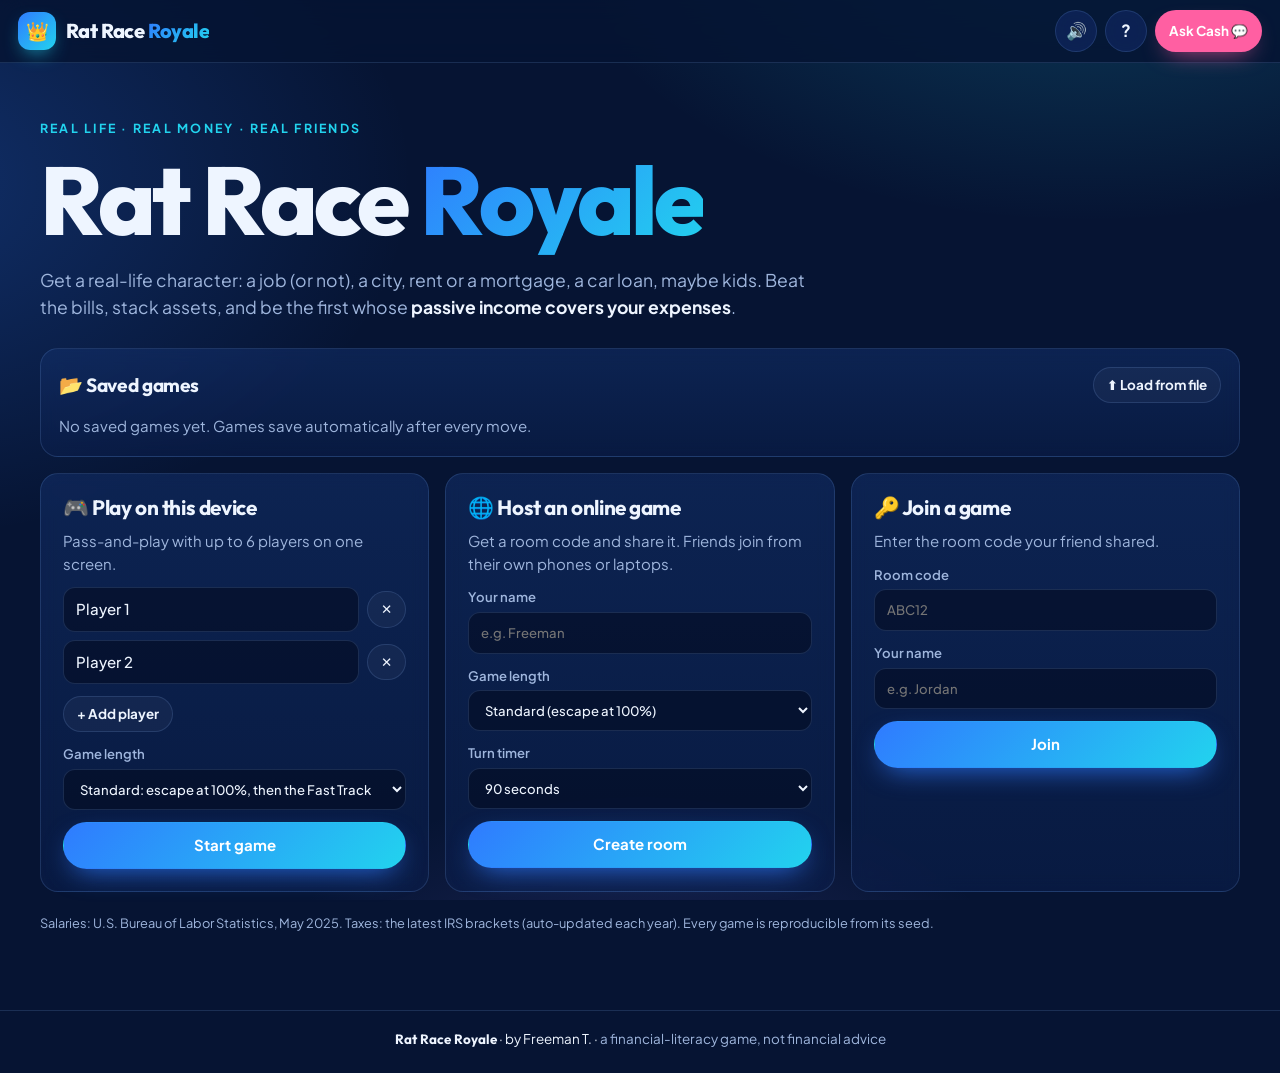
<file: index.html>
<!DOCTYPE html>
<html lang="en">
<head>
  <meta charset="UTF-8" />
  <meta name="viewport" content="width=device-width, initial-scale=1.0" />
  <title>Rat Race Royale</title>
  <meta name="description" content="Rat Race Royale: a multiplayer financial-literacy board game by Freeman T. Live a real-life character, beat the bills, buy assets, and escape the rat race." />
  <meta name="theme-color" content="#061433" />
  <link rel="icon" href="data:image/svg+xml,<svg xmlns='http://www.w3.org/2000/svg' viewBox='0 0 64 64'><defs><linearGradient id='g' x1='0' y1='0' x2='1' y2='1'><stop offset='0' stop-color='%232f7bff'/><stop offset='1' stop-color='%2322d3ee'/></linearGradient></defs><rect width='64' height='64' rx='18' fill='url(%23g)'/><text x='32' y='44' font-size='32' text-anchor='middle'>👑</text></svg>" />
  <link rel="preconnect" href="https://fonts.googleapis.com" />
  <link rel="preconnect" href="https://fonts.gstatic.com" crossorigin />
  <link href="https://fonts.googleapis.com/css2?family=Outfit:wght@500;600;700;800&family=Plus+Jakarta+Sans:wght@400;500;600;700&display=swap" rel="stylesheet" />
  <link rel="stylesheet" href="css/styles.css" />
</head>
<body>
  <header class="topbar">
    <a class="logo" href="./" aria-label="Rat Race Royale home"><span class="logo__mark">👑</span><span class="logo__text">Rat Race <em>Royale</em></span></a>
    <div class="race" id="race" aria-label="Race out of the rat race"></div>
    <nav class="topbar__nav">
      <button class="btn btn--glass btn--icon" data-act="mute" aria-label="Toggle sound" title="Sound on/off">🔊</button>
      <button class="btn btn--glass btn--icon" data-act="saveFile" id="saveBtn" title="Download this game as a save file" aria-label="Download save file" hidden>💾</button>
      <button class="btn btn--glass btn--icon" data-act="rules" title="How to play" aria-label="How to play">?</button>
      <button class="btn btn--pink btn--sm" data-act="coach" id="coachBtn" hidden>Ask Cash 💬</button>
    </nav>
  </header>
  <div class="topinfo" id="topInfo"></div>

  <main>
    <!-- ================= LOBBY ================= -->
    <section class="screen lobby" id="lobby">
      <div class="hero">
        <p class="eyebrow">Real life · real money · real friends</p>
        <h1>Rat Race <em>Royale</em></h1>
        <p class="lead">Get a real-life character: a job (or not), a city, rent or a mortgage, a car loan, maybe kids. Beat the bills, stack assets, and be the first whose <strong>passive income covers your expenses</strong>.</p>
      </div>

      <div class="panel saves" id="saves" hidden></div>

      <div class="modes">
        <article class="mode">
          <h2>🎮 Play on this device</h2>
          <p class="muted">Pass-and-play with up to 6 players on one screen.</p>
          <div id="localNames" class="names"></div>
          <div class="row"><button class="btn btn--ghost btn--sm" data-act="addLocal">+ Add player</button></div>
          <label class="field"><span>Game length</span>
            <select data-length="local"><option value="quick">Quick: escape at 60%, then the Fast Track</option><option value="standard" selected>Standard: escape at 100%, then the Fast Track</option><option value="sprint">Sprint: first to escape the rat race wins</option></select>
          </label>
          <button class="btn btn--accent btn--block" data-act="startLocal">Start game</button>
        </article>

        <article class="mode">
          <h2>🌐 Host an online game</h2>
          <p class="muted">Get a room code and share it. Friends join from their own phones or laptops.</p>
          <label class="field"><span>Your name</span><input id="hostName" maxlength="18" placeholder="e.g. Freeman" /></label>
          <label class="field"><span>Game length</span>
            <select data-length="host"><option value="quick">Quick (escape at 60%)</option><option value="standard" selected>Standard (escape at 100%)</option><option value="sprint">Sprint (first to escape wins)</option></select>
          </label>
          <label class="field"><span>Turn timer</span>
            <select data-timer><option value="0">Off (offline players still auto-skip)</option><option value="60">60 seconds</option><option value="90" selected>90 seconds</option><option value="180">3 minutes</option></select>
          </label>
          <button class="btn btn--accent btn--block" data-act="host">Create room</button>
          <div id="hostLobby" class="hostlobby" hidden></div>
        </article>

        <article class="mode">
          <h2>🔑 Join a game</h2>
          <p class="muted">Enter the room code your friend shared.</p>
          <label class="field"><span>Room code</span><input id="joinCode" maxlength="6" placeholder="ABC12" autocapitalize="characters" /></label>
          <label class="field"><span>Your name</span><input id="joinName" maxlength="18" placeholder="e.g. Jordan" /></label>
          <button class="btn btn--accent btn--block" data-act="join">Join</button>
          <p id="joinStatus" class="status" aria-live="polite"></p>
        </article>
      </div>
      <p class="footnote">Salaries: U.S. Bureau of Labor Statistics, May 2025. Taxes: the latest IRS brackets (auto-updated each year). Every game is reproducible from its seed.</p>
    </section>

    <!-- ================= GAME ================= -->
    <section class="game" id="game" hidden>
      <nav class="rail" id="rail" aria-label="Your money">
        <button data-act="pane" data-pane="me" title="Your money"><span>💼</span><small>Money</small></button>
        <button data-act="stmtMe" title="Full financial statement"><span>📄</span><small>Statement</small></button>
        <button data-act="pane" data-pane="credit" title="Credit score"><span>💳</span><small>Credit</small></button>
        <button data-act="pane" data-pane="ticker" title="Stock market"><span>📈</span><small>Market</small></button>
        <button data-act="pane" data-pane="players" title="Players"><span>👥</span><small>Players</small></button>
        <button data-act="pane" data-pane="log" title="Everything that happened"><span>📰</span><small>Feed</small></button>
        <button data-act="pane" data-pane="fast" id="railFast" title="Fast Track" hidden><span>🚀</span><small>Fast Track</small></button>
        <button data-act="coach" title="Ask Cash, your money coach"><span>💬</span><small>Cash</small></button>
      </nav>

      <aside class="drawer" id="drawer" hidden>
        <button class="drawer__close" data-act="pane" data-pane="" aria-label="Close panel">×</button>
        <div class="pane" id="me" data-pane="me"></div>
        <div class="pane" id="credit" data-pane="credit"></div>
        <div class="pane" id="ticker" data-pane="ticker"></div>
        <div class="pane" id="players" data-pane="players"></div>
        <div class="pane log" id="log" data-pane="log" aria-live="polite"></div>
        <div class="pane" id="fast" data-pane="fast"></div>
      </aside>

      <div class="center">
        <div class="peek" id="peek" aria-live="polite"></div>
        <div class="arena" id="arena">
          <div class="ring" id="ring" aria-label="The Fast Track ring"></div>
          <div class="boardwrap" id="ratwrap">
            <div class="board" id="board" aria-label="The rat race board"></div>
          </div>
          <div class="dice" id="dice" aria-live="polite"></div>
          <div class="stage" id="stage" hidden></div>
        </div>
      </div>
    </section>
  </main>

  <div class="dock" id="dock" aria-live="polite" hidden></div>
  <div class="fx" id="fx" aria-hidden="true"></div>
  <footer class="sitefoot"><b>Rat Race Royale</b> · by Freeman T. · <span class="muted">a financial-literacy game, not financial advice</span></footer>

  <dialog class="modal modal--wide" id="stmtDialog"><div class="modal__inner" id="stmtBody"></div></dialog>
  <dialog class="modal" id="coachDialog"><div class="modal__inner" id="coachBody"></div></dialog>
  <dialog class="modal" id="rulesDialog">
    <div class="modal__inner rules">
      <button class="modal__close" data-act="close" aria-label="Close">×</button>
      <h2>How to play</h2>
      <ol>
        <li><b>Goal:</b> escape the rat race (your <b>passive income</b> from dividends, rentals and businesses covers your <b>monthly living expenses</b>), then win a dream on the Fast Track. The bars at the top show how close everyone is.</li>
        <li><b>Your money moves like real life:</b> every <b>💰 Pay Day</b> you land on or pass is one paycheck (every 2 weeks): pay minus taxes, 401(k) and health insurance. On the <b>1st of each month</b> your bills go out (rent or mortgage, car, loans, cards, utilities, child care) and your passive income comes in.</li>
        <li><b>💡 Opportunity:</b> pick a <b>small deal</b> (stocks, funds, starter homes, small businesses) or a <b>big deal</b> (apartment buildings, commercial property, bigger businesses). Check the cashflow: some deals lose money!</li>
        <li><b>Events:</b> 🛍️ personal spending, 👶 new baby, 💛 charity (donate 10% to roll 2 dice for 3 turns), 📨 buyer offers for your property, 📉 downsizing (usually a furlough, sometimes a real layoff), 📰 economic news that hits everyone.</li>
        <li><b>Manage money</b> (after rolling): sell stocks (outside a matching stock card, a quick sale gets 10% below market) or property, make a <b>principal payment</b> of any amount on any debt or property loan (or pay it off), or take a bank loan in $1,000 steps. Paying down a rental's loan raises its monthly cashflow.</li>
        <li><b>📬 Taxes:</b> federal tax is withheld from every paycheck. At year end the game compares it with what you really owed (including investment income). The refund, or the bill, arrives in April.</li>
        <li><b>💳 Credit score (300–850):</b> bills paid on time build it, running out of cash is a missed payment (−30), card balances over 30% of your limit hurt, and new loans cause a small dip. Better credit = cheaper loans. Every deal card shows <i>your</i> rate.</li>
        <li><b>Deals get shared:</b> pass on a deal and the next player can grab it. Stocks are open to everyone at the same price after someone buys.</li>
        <li><b>📈 Market:</b> prices move every round and swing with news. Each stock card shows its 52-week range. Growth stocks pay no dividends, so sell them high. Dividend funds pay you to hold.</li>
        <li><b>🏦 401(k):</b> pick a contribution %. Most employers match 50% up to 6%: free money, but it's locked for retirement and doesn't count toward escaping.</li>
        <li><b>🚀 The Fast Track:</b> when your passive income covers your expenses, you leave the square board for the <b>Fast Track ring</b> around it (everyone else keeps playing the rat race inside). You roll 2 dice there and collect a <b>Payout Day</b> worth 100× your monthly passive income. Buy big businesses, take moonshot bets, and dodge lawsuits, audits, crashes and bad partners. <b>The game ends when someone lands on one of the 21 dreams</b> (Dinner with the President, a private island, a pro sports team…) <b>and buys it</b>, or adds $50k/month of business cashflow. Your favorite dream costs 20% less. <i>Sprint mode</i> ends at the first escape instead.</li>
        <li><b>💾 Saving:</b> every move saves automatically. Your last 8 games show under <b>Saved games</b> on the home screen. Online games reopen with the same room code, and friends rejoin with the same name.</li>
        <li><b>Online:</b> the host can set a turn timer. When it runs out, the game plays it safe for you. Disconnected players get skipped automatically.</li>
      </ol>
      <p class="muted">Taxes use the latest IRS federal brackets (updated automatically), FICA and approximate state rates. Salaries come from BLS wage data. It's a game, not financial advice 💅</p>
    </div>
  </dialog>
  <div class="toast" id="toast" role="status" aria-live="polite"></div>

  <script type="module" src="js/main.js"></script>
</body>
</html>
</file>
<file: css/styles.css>
/* Rat Race Royale — bright blue, playful, calm */
:root {
  --bg: #061433; --bg-2: #0b1f4d; --bg-3: #13306b; --bg-4: #1b3f88;
  --line: rgba(140, 185, 255, 0.16); --glass: rgba(16, 40, 96, 0.72);
  --text: #eef5ff; --muted: #9fb6dd;
  --blue: #2f7bff; --cyan: #22d3ee; --sky: #7cc4ff; --mint: #2ee59d; --mint-ink: #032b1c;
  --pink: #ff5fa2; --yellow: #ffd23f; --red: #ff5d6c; --violet: #8b7bff;
  --grad: linear-gradient(135deg, #2f7bff 0%, #22d3ee 100%);
  --radius: 18px; --shadow: 0 24px 60px -24px rgba(0, 8, 40, 0.9);
  --display: "Outfit", system-ui, sans-serif; --body: "Plus Jakarta Sans", system-ui, -apple-system, sans-serif;
}
* { box-sizing: border-box; }
html, body { margin: 0; }
body {
  font: 15px/1.5 var(--body); color: var(--text); min-height: 100vh; -webkit-font-smoothing: antialiased;
  background:
    radial-gradient(900px 520px at 85% -10%, rgba(34, 211, 238, 0.22), transparent 60%),
    radial-gradient(900px 600px at -10% 20%, rgba(47, 123, 255, 0.28), transparent 60%),
    radial-gradient(700px 500px at 50% 120%, rgba(139, 123, 255, 0.22), transparent 60%),
    var(--bg);
  background-attachment: fixed;
}
h1, h2, h3, h4 { font-family: var(--display); letter-spacing: -0.02em; line-height: 1.08; margin: 0; }
button, input, select { font: inherit; }
.muted { color: var(--muted); }
[hidden] { display: none !important; }
.pos { color: var(--mint); } .neg { color: var(--red); }
.row { display: flex; gap: 8px; flex-wrap: wrap; align-items: center; }

/* ---------- buttons & fields */
.btn { display: inline-flex; align-items: center; justify-content: center; gap: 6px; border: 1px solid transparent; border-radius: 999px; padding: 11px 18px; font-weight: 700; cursor: pointer; color: var(--text); background: var(--bg-3); transition: transform .15s, box-shadow .2s, background .2s, opacity .2s; }
.btn:hover:not(:disabled) { transform: translateY(-2px); }
.btn:active:not(:disabled) { transform: translateY(0) scale(.97); }
.btn:disabled { opacity: .4; cursor: not-allowed; }
.btn--accent { background: var(--grad); color: #fff; box-shadow: 0 10px 28px -10px rgba(47, 123, 255, .9); }
.btn--accent:hover:not(:disabled) { box-shadow: 0 14px 34px -10px rgba(34, 211, 238, .95); }
.btn--pink { background: var(--pink); color: #fff; box-shadow: 0 10px 24px -12px rgba(255, 95, 162, .9); }
.btn--ghost { background: rgba(255, 255, 255, .04); border-color: var(--line); }
.btn--glass { background: var(--glass); border-color: var(--line); backdrop-filter: blur(10px); }
.btn--danger { background: rgba(255, 93, 108, .14); color: #ff8b96; border-color: rgba(255, 93, 108, .35); }
.btn--sm { padding: 7px 13px; font-size: .84rem; }
.btn--xs { padding: 3px 9px; font-size: .74rem; }
.btn--big { padding: 14px 26px; font-size: 1.05rem; }
.btn--icon { width: 42px; height: 42px; padding: 0; font-size: 1.05rem; }
.btn--block { width: 100%; }
.field { display: flex; flex-direction: column; gap: 5px; font-size: .82rem; color: var(--muted); font-weight: 600; }
.field input, .field select, input.inp { background: rgba(3, 10, 30, .55); border: 1px solid var(--line); border-radius: 12px; padding: 10px 12px; color: var(--text); font-weight: 500; min-width: 0; }
.field input:focus, .field select:focus, input.inp:focus { outline: 2px solid var(--cyan); outline-offset: -1px; }
input.inp--sm { padding: 5px 8px; width: 92px; border-radius: 9px; font-size: .84rem; }

/* ---------- top bar + race strip */
.topbar { position: sticky; top: 0; z-index: 40; display: flex; align-items: center; gap: 16px; padding: 10px 18px; background: rgba(6, 20, 51, .82); backdrop-filter: blur(14px); border-bottom: 1px solid var(--line); }
.logo { display: inline-flex; align-items: center; gap: 10px; color: var(--text); text-decoration: none; flex: none; }
.logo__mark { width: 38px; height: 38px; border-radius: 12px; background: var(--grad); display: grid; place-items: center; font-size: 1.15rem; box-shadow: 0 8px 20px -8px rgba(34, 211, 238, .9); }
.logo__text { font-family: var(--display); font-weight: 800; font-size: 1.25rem; letter-spacing: -0.03em; white-space: nowrap; }
.logo__text em { font-style: normal; background: var(--grad); -webkit-background-clip: text; background-clip: text; color: transparent; }
.topbar__nav { display: flex; gap: 8px; flex: none; }
.race { flex: 1; display: flex; gap: 8px; justify-content: center; overflow-x: auto; scrollbar-width: none; min-width: 0; }
.race::-webkit-scrollbar { display: none; }
.racer { flex: 0 1 190px; min-width: 132px; display: grid; grid-template-columns: auto 1fr; gap: 2px 8px; align-items: center; padding: 6px 10px; border-radius: 14px; background: rgba(255, 255, 255, .04); border: 1px solid var(--line); color: var(--text); cursor: pointer; text-align: left; transition: border-color .2s, background .2s; }
.racer:hover { background: rgba(255, 255, 255, .08); }
.racer.is-turn { border-color: var(--pc); box-shadow: 0 0 0 1px var(--pc), 0 0 22px -6px var(--pc); }
.racer .dot { grid-row: span 2; }
.racer b { font-size: .8rem; white-space: nowrap; overflow: hidden; text-overflow: ellipsis; }
.racer small { grid-column: 2; font-size: .68rem; color: var(--muted); white-space: nowrap; }
.racer .progress { grid-column: 1 / -1; height: 6px; margin-top: 3px; }
.topinfo { display: flex; gap: 8px; justify-content: center; flex-wrap: wrap; padding: 8px 12px 0; font-size: .8rem; }
.chip { display: inline-flex; align-items: center; gap: 6px; padding: 4px 11px; border-radius: 999px; background: var(--glass); border: 1px solid var(--line); color: var(--text); white-space: nowrap; }
.chip b { color: var(--cyan); letter-spacing: .08em; }
.chip--hot { color: var(--red); border-color: var(--red); animation: pulse 1s infinite; }

/* ---------- lobby */
.screen { padding: 26px 20px 40px; max-width: 1240px; margin: 0 auto; }
.hero { max-width: 780px; margin: 22px 0 28px; }
.eyebrow { color: var(--cyan); font-weight: 700; font-size: .78rem; letter-spacing: .18em; text-transform: uppercase; margin: 0 0 10px; }
.hero h1 { font-size: clamp(3rem, 9vw, 6rem); font-weight: 800; letter-spacing: -0.04em; }
.hero h1 em { font-style: normal; background: var(--grad); -webkit-background-clip: text; background-clip: text; color: transparent; }
.lead { font-size: 1.1rem; color: var(--muted); margin: 16px 0 0; max-width: 60ch; }
.lead strong { color: var(--text); }
.modes { display: grid; grid-template-columns: repeat(3, 1fr); gap: 16px; }
.mode, .panel { background: linear-gradient(180deg, rgba(19, 48, 107, .55), rgba(11, 31, 77, .55)); border: 1px solid var(--line); border-radius: var(--radius); padding: 22px; backdrop-filter: blur(8px); }
.mode { display: flex; flex-direction: column; gap: 12px; }
.mode h2 { font-size: 1.3rem; }
.mode p { margin: 0; }
.names { display: grid; gap: 8px; }
.names .row input { flex: 1; }
.hostlobby { border-top: 1px dashed var(--line); padding-top: 12px; display: grid; gap: 10px; }
.code { font-family: var(--display); font-size: 2.1rem; font-weight: 800; letter-spacing: .2em; text-align: center; background: rgba(3, 10, 30, .55); border-radius: 14px; padding: 8px; color: var(--cyan); }
.status { margin: 0; color: var(--yellow); font-size: .88rem; min-height: 1.2em; }
.footnote { color: var(--muted); font-size: .8rem; margin-top: 22px; }
.saves { margin-bottom: 16px; display: grid; gap: 12px; padding: 18px; }
.savelist { display: grid; gap: 8px; }
.saverow { display: flex; justify-content: space-between; align-items: center; gap: 10px; flex-wrap: wrap; padding: 10px 12px; border: 1px solid var(--line); border-radius: 12px; background: rgba(3, 10, 30, .45); }
.saverow small { display: block; }

/* ---------- game layout: rail | board (center) ; drawer slides over */
.game { position: relative; display: grid; grid-template-columns: 84px 1fr; gap: 16px; padding: 10px 18px 0; max-width: 1500px; margin: 0 auto; }
.rail { position: sticky; top: 76px; align-self: start; display: flex; flex-direction: column; gap: 6px; padding: 8px 6px; border-radius: 22px; background: var(--glass); border: 1px solid var(--line); backdrop-filter: blur(12px); z-index: 20; }
.rail button { display: flex; flex-direction: column; align-items: center; gap: 2px; padding: 9px 4px; border-radius: 14px; border: 1px solid transparent; background: transparent; color: var(--text); cursor: pointer; transition: background .2s, transform .15s; }
.rail button span { font-size: 1.35rem; line-height: 1; }
.rail button small { font-size: .66rem; color: var(--muted); font-weight: 600; }
.rail button:hover { background: rgba(255, 255, 255, .07); transform: translateX(2px); }
.rail button.is-on { background: rgba(47, 123, 255, .28); border-color: rgba(124, 196, 255, .4); }
.rail button.is-on small { color: var(--text); }

.drawer { position: absolute; left: 112px; top: 10px; z-index: 25; width: min(400px, calc(100% - 130px)); max-height: calc(100vh - 210px); overflow: auto; padding: 18px; border-radius: 22px; background: rgba(9, 27, 70, .96); border: 1px solid var(--line); box-shadow: var(--shadow); backdrop-filter: blur(14px); animation: slidein .25s ease both; }
@keyframes slidein { from { opacity: 0; transform: translateX(-14px); } }
.drawer__close { position: sticky; top: 0; float: right; width: 34px; height: 34px; border-radius: 50%; border: 0; background: var(--bg-3); color: var(--text); font-size: 1.2rem; cursor: pointer; z-index: 2; }
.pane { display: none; }
.pane.is-on { display: block; }
.pane h3 { font-size: 1.1rem; margin-bottom: 12px; }

.center { min-width: 0; display: flex; flex-direction: column; align-items: center; gap: 10px; }
.boardwrap { position: relative; width: min(100%, calc(100vh - 300px)); min-width: 300px; flex: none; }
.board { display: grid; grid-template-columns: repeat(9, 1fr); gap: 5px; padding: 8px; aspect-ratio: 1; border-radius: 26px; background: linear-gradient(160deg, rgba(27, 63, 136, .7), rgba(9, 27, 70, .8)); border: 1px solid var(--line); box-shadow: var(--shadow), inset 0 1px 0 rgba(255, 255, 255, .08); }
.board--fast { grid-template-columns: repeat(7, 1fr); grid-template-rows: repeat(7, 1fr); background: linear-gradient(160deg, rgba(139, 123, 255, .45), rgba(9, 27, 70, .85)); }
.tile { position: relative; border-radius: 11px; background: color-mix(in srgb, var(--c) 22%, #0a1d47); border: 1px solid color-mix(in srgb, var(--c) 50%, transparent); display: flex; flex-direction: column; align-items: center; justify-content: center; text-align: center; padding: 2px; min-width: 0; overflow: hidden; transition: transform .2s; }
.tile:hover { transform: scale(1.04); z-index: 1; }
.tile__icon { font-size: clamp(.9rem, 2.2vw, 1.55rem); line-height: 1; filter: drop-shadow(0 2px 4px rgba(0, 0, 0, .35)); }
.tile__name { font-size: clamp(.42rem, .8vw, .62rem); color: #cfe0ff; font-weight: 600; line-height: 1.1; margin-top: 3px; }
.tile.is-current { outline: 2px solid var(--yellow); outline-offset: 1px; animation: glow 1.6s ease-in-out infinite; }
@keyframes glow { 50% { box-shadow: 0 0 22px 2px rgba(255, 210, 63, .55); } }
.hub { grid-column: 2 / 7; grid-row: 2 / 7; border-radius: 18px; border: 1px dashed var(--line); background: rgba(6, 20, 51, .55); display: flex; flex-direction: column; align-items: center; justify-content: center; text-align: center; gap: 6px; padding: 16px; }
.hub h3 { font-size: clamp(1.1rem, 3vw, 2rem); }
.tokens { position: absolute; inset: auto 2px 2px 2px; display: flex; flex-wrap: wrap; justify-content: center; gap: 2px; }
.token { width: clamp(11px, 1.7vw, 17px); height: clamp(11px, 1.7vw, 17px); border-radius: 50%; background: var(--pc); border: 2px solid #fff; box-shadow: 0 2px 6px rgba(0, 0, 0, .5); font-size: 0; }
.token.is-turn { animation: bob .9s infinite ease-in-out; }
@keyframes bob { 50% { transform: translateY(-4px); } }
.dice { position: absolute; top: 50%; left: 50%; transform: translate(-50%, -50%); pointer-events: none; display: flex; gap: 12px; z-index: 8; }
.die { width: 70px; height: 70px; border-radius: 18px; background: linear-gradient(160deg, #fff, #dbe8ff); color: #0b1f4d; font: 800 2.2rem var(--display); display: grid; place-items: center; box-shadow: 0 18px 40px -10px rgba(0, 0, 0, .7); animation: roll .6s cubic-bezier(.2, 1.4, .4, 1) both; }
.die:nth-child(2) { animation-delay: .08s; }
@keyframes roll { from { transform: translateY(-40px) rotate(-200deg) scale(.4); opacity: 0; } }

.peek { min-height: 38px; display: flex; justify-content: center; width: min(100%, 760px); }
.peek p { margin: 0; padding: 7px 16px; white-space: nowrap; overflow: hidden; text-overflow: ellipsis; border-radius: 999px; background: var(--glass); border: 1px solid var(--line); font-size: .86rem; text-align: center; box-shadow: 0 0 0 2px color-mix(in srgb, var(--pc, var(--cyan)) 35%, transparent); animation: peekin .4s ease both; max-width: 100%; }
@keyframes peekin { from { opacity: 0; transform: translateY(-8px) scale(.97); } }

/* card stage: cards appear in the middle of the board */
.stage { position: absolute; inset: 6%; display: grid; place-items: center; z-index: 6; pointer-events: none; }
.stage > * { pointer-events: auto; width: min(100%, 470px); max-height: 100%; overflow: auto; animation: deal .4s cubic-bezier(.2, 1.2, .4, 1) both; }
.stage:has(.report) > * { width: min(100%, 640px); }
@keyframes deal { from { transform: translateY(26px) rotate(-2deg) scale(.92); opacity: 0; } }

/* ---------- cards */
.card { background: linear-gradient(170deg, #12306e, #0a1f4f); border: 1px solid rgba(124, 196, 255, .28); border-radius: 20px; padding: 18px; box-shadow: 0 34px 80px -24px rgba(0, 0, 0, .9), inset 0 1px 0 rgba(255, 255, 255, .1); }
.card__kicker { font-size: .72rem; letter-spacing: .14em; text-transform: uppercase; font-weight: 800; color: var(--cyan); margin: 0 0 6px; }
.card h4 { font: 800 1.35rem var(--display); margin: 0 0 6px; display: flex; align-items: center; gap: 10px; flex-wrap: wrap; }
.card p.story { margin: 0 0 12px; color: var(--muted); font-style: italic; }
.card--dream { border-color: var(--pink); }
.kv { display: grid; grid-template-columns: 1fr auto; gap: 5px 12px; font-size: .9rem; margin: 0; }
.kv dt { color: var(--muted); }
.kv dd { margin: 0; font-weight: 700; text-align: right; font-variant-numeric: tabular-nums; }
.choose { display: grid; grid-template-columns: 1fr 1fr; gap: 10px; }
.choose button { text-align: left; border-radius: 16px; padding: 16px; border: 1px solid var(--line); background: rgba(3, 10, 30, .4); color: var(--text); cursor: pointer; display: flex; flex-direction: column; gap: 4px; transition: transform .15s, border-color .2s; }
.choose button:hover { border-color: var(--cyan); transform: translateY(-3px); }
.choose b { font-family: var(--display); font-size: 1.15rem; }
.choose span { color: var(--muted); font-size: .82rem; }
.qty { display: flex; gap: 8px; align-items: center; margin: 10px 0; }
.qty input { width: 110px; }
.actions { display: flex; gap: 8px; flex-wrap: wrap; margin-top: 12px; }
.actions .btn { flex: 1; min-width: 110px; }
.rbar { position: relative; display: inline-block; width: 70px; height: 6px; border-radius: 999px; background: linear-gradient(90deg, var(--mint), var(--yellow), var(--red)); vertical-align: middle; }
.rbar i { position: absolute; top: -3px; width: 3px; height: 12px; margin-left: -1px; background: #fff; border-radius: 2px; }
.dreams { display: grid; gap: 8px; }
.dream { display: grid; grid-template-columns: auto 1fr auto; gap: 10px; align-items: center; text-align: left; background: rgba(3, 10, 30, .4); border: 1px solid var(--line); border-radius: 14px; padding: 10px 12px; color: var(--text); cursor: pointer; transition: transform .15s; }
.dream:hover { transform: translateX(3px); }
.dream.is-on { border-color: var(--pink); box-shadow: 0 0 0 1px var(--pink), 0 0 24px -8px var(--pink); }
.dream span { font-size: 1.4rem; }
.dream small { color: var(--muted); }

/* ---------- money panel bits */
.progress { height: 12px; border-radius: 999px; background: rgba(3, 10, 30, .6); overflow: hidden; border: 1px solid var(--line); }
.progress span { display: block; height: 100%; background: linear-gradient(90deg, var(--blue), var(--cyan), var(--mint)); border-radius: 999px; transition: width .8s cubic-bezier(.2, 1, .3, 1); }
.stats { display: grid; grid-template-columns: repeat(2, 1fr); gap: 8px; margin: 12px 0; }
.stat { background: rgba(3, 10, 30, .45); border: 1px solid var(--line); border-radius: 14px; padding: 9px 11px; }
.stat small { display: block; color: var(--muted); font-size: .72rem; font-weight: 600; }
.stat b { font-family: var(--display); font-size: 1.15rem; font-variant-numeric: tabular-nums; }
.timeline { display: grid; gap: 6px; margin: 12px 0; font-size: .84rem; }
.timeline div { display: flex; justify-content: space-between; gap: 10px; padding: 7px 10px; border-radius: 12px; background: rgba(3, 10, 30, .35); }
.timeline span { color: var(--muted); }
.lifechips { display: flex; flex-wrap: wrap; gap: 6px; margin: 8px 0 0; }
.lifechips span { font-size: .76rem; padding: 3px 9px; border-radius: 999px; background: rgba(255, 255, 255, .06); border: 1px solid var(--line); }
.k401 { margin-top: 12px; display: flex; justify-content: space-between; align-items: center; gap: 8px; flex-wrap: wrap; font-size: .84rem; }
.seg { display: inline-flex; border: 1px solid var(--line); border-radius: 999px; overflow: hidden; }
.seg button { background: transparent; border: 0; color: var(--text); padding: 5px 10px; cursor: pointer; font-size: .8rem; }
.seg button.is-on { background: var(--grad); color: #fff; font-weight: 800; }
.seg button:disabled { cursor: default; }
.seg button:disabled:not(.is-on) { opacity: .5; }
.badges { font-size: .9rem; letter-spacing: 1px; }
.badge { font-size: .7rem; padding: 2px 8px; border-radius: 999px; background: var(--bg-3); color: var(--muted); }
.badge--off { color: var(--red); }
.badge--fast { background: rgba(255, 95, 162, .2); color: var(--pink); }
.credit { margin-top: 12px; font-size: .84rem; display: grid; gap: 8px; }
.credit--big { margin: 0 0 14px; padding: 12px 14px; border: 1px solid var(--line); border-radius: 14px; background: rgba(3, 10, 30, .45); }
.credit__score { font-family: var(--display); font-size: 1.5rem; color: var(--cc); }
.credit__tier { font-size: .72rem; font-weight: 800; padding: 2px 9px; border-radius: 999px; color: #061433; background: var(--cc); }
.credit__bar { position: relative; height: 7px; border-radius: 999px; background: linear-gradient(90deg, #ff5d6c 0%, #ff9f43 40%, #ffd23f 60%, #9be564 80%, #2ee59d 100%); }
.credit__bar i { position: absolute; top: -4px; width: 4px; height: 15px; margin-left: -2px; border-radius: 2px; background: #fff; box-shadow: 0 0 0 2px var(--bg); transition: left .8s ease; }
.credit__meta { display: flex; flex-wrap: wrap; gap: 4px 12px; color: var(--muted); font-size: .76rem; }
.howto { padding-left: 18px; color: var(--muted); font-size: .84rem; display: grid; gap: 6px; }
.howto b { color: var(--text); }
.spark { display: block; overflow: visible; }

/* players + feed + market + fast */
.plist { display: grid; gap: 8px; }
.prow { display: grid; grid-template-columns: auto 1fr auto; gap: 10px; align-items: center; padding: 9px 11px; border-radius: 14px; background: rgba(3, 10, 30, .4); border: 1px solid transparent; cursor: pointer; text-align: left; color: var(--text); width: 100%; }
.prow:hover { border-color: var(--line); }
.prow.is-turn { border-color: var(--pc); }
.prow small { color: var(--muted); display: block; font-size: .75rem; }
.prow .progress { height: 6px; margin-top: 4px; }
.dot { width: 14px; height: 14px; border-radius: 50%; background: var(--pc); flex: none; box-shadow: 0 0 12px var(--pc); display: inline-block; }
.log { display: flex; flex-direction: column; gap: 6px; font-size: .86rem; }
.log.is-on { display: flex; }
.log:not(.is-on) { display: none; }
.log p { margin: 0; padding: 7px 11px; border-radius: 12px; background: rgba(3, 10, 30, .4); border-left: 3px solid var(--pc, var(--line)); }
.log p.narrator { background: rgba(255, 95, 162, .09); }
.log p.econ { border-left-color: var(--yellow); }
.log p.warn { color: var(--yellow); }
.log p.good, .log p.credit { color: var(--mint); }
.log p.tip { border-left-color: var(--cyan); background: rgba(34, 211, 238, .08); }
.ticks { display: grid; gap: 4px; }
.tick { display: grid; grid-template-columns: 1fr auto auto 58px; gap: 8px; align-items: center; font-size: .8rem; padding: 4px 6px; border-radius: 10px; }
.tick.is-live { background: rgba(255, 210, 63, .14); }
.tick__name { white-space: nowrap; overflow: hidden; text-overflow: ellipsis; }
.tick small { text-align: right; }
.fastboard { display: grid; grid-template-columns: repeat(8, 1fr); gap: 4px; margin-top: 10px; }
.fastboard.is-locked { opacity: .45; filter: grayscale(.5); }
.ftile { position: relative; aspect-ratio: 1; border-radius: 9px; background: color-mix(in srgb, var(--c) 22%, var(--bg)); border: 1px solid color-mix(in srgb, var(--c) 50%, transparent); display: grid; place-items: center; font-size: 1rem; }
.ftile.is-current { outline: 2px solid var(--yellow); }
.ftile .token { position: absolute; bottom: 1px; width: 10px; height: 10px; }
.fastme { display: grid; gap: 6px; font-size: .86rem; margin-top: 10px; }

/* report card */
.winner { text-align: center; padding: 6px 0 2px; }
.winner h3 { font-size: 1.9rem; background: var(--grad); -webkit-background-clip: text; background-clip: text; color: transparent; margin-bottom: 4px; }
.report { display: grid; gap: 10px; margin: 12px 0; }
.rc { border: 1px solid var(--line); border-left: 4px solid var(--pc); border-radius: 14px; padding: 10px 12px; background: rgba(3, 10, 30, .4); }
.rc .dot { width: 10px; height: 10px; }
.rc__stats { display: flex; flex-wrap: wrap; gap: 4px 14px; font-size: .8rem; color: var(--muted); margin: 6px 0; }
.rc__stats b { color: var(--text); }
.rc__stats b.pos { color: var(--mint); } .rc__stats b.neg { color: var(--red); }
.rc__badges { display: flex; flex-wrap: wrap; gap: 6px; font-size: .78rem; }
.rc__badges span { background: var(--bg-3); border-radius: 999px; padding: 2px 8px; }
.rc__lesson { margin: 8px 0 0; font-size: .84rem; }

/* ---------- bottom dock */
body.in-game { padding-bottom: 104px; }
.dock { position: fixed; left: 50%; bottom: 14px; transform: translateX(-50%); z-index: 30; width: min(820px, calc(100% - 24px)); display: grid; grid-template-columns: minmax(0, 1fr) auto auto; align-items: center; gap: 14px; padding: 10px 12px 10px 18px; border-radius: 24px; background: rgba(11, 31, 77, .9); backdrop-filter: blur(16px); border: 1px solid rgba(124, 196, 255, .25); box-shadow: 0 24px 60px -18px rgba(0, 0, 0, .9), 0 0 0 1px rgba(47, 123, 255, .15); }
.dock__who { display: flex; align-items: center; gap: 10px; min-width: 0; }
.dock__who b { display: block; font-family: var(--display); font-size: 1.05rem; white-space: nowrap; overflow: hidden; text-overflow: ellipsis; }
.dock__who small { display: block; color: var(--muted); font-size: .78rem; white-space: nowrap; overflow: hidden; text-overflow: ellipsis; }
.dock__cash { text-align: right; line-height: 1.1; }
.dock__cash small { display: block; color: var(--muted); font-size: .7rem; font-weight: 600; }
.dock__cash b { font-family: var(--display); font-size: 1.25rem; font-variant-numeric: tabular-nums; }
.dock__btns { display: flex; align-items: center; gap: 8px; flex: none; }
.waiting { color: var(--muted); font-size: .9rem; }

/* ---------- fx: confetti + floating money */
.fx { position: fixed; inset: 0; pointer-events: none; z-index: 60; overflow: hidden; }
.fx canvas { position: absolute; inset: 0; width: 100%; height: 100%; }
.float { position: absolute; font: 800 1.35rem var(--display); text-shadow: 0 4px 18px rgba(0, 0, 0, .6); animation: floatup 1.6s ease-out both; white-space: nowrap; }
.float.pos { color: var(--mint); } .float.neg { color: var(--red); }
@keyframes floatup { 0% { opacity: 0; transform: translate(-50%, 10px) scale(.8); } 15% { opacity: 1; transform: translate(-50%, 0) scale(1.08); } 100% { opacity: 0; transform: translate(-50%, -90px) scale(1); } }
@keyframes pulse { 50% { opacity: .55; } }

/* ---------- dialogs */
.modal { border: 0; padding: 0; border-radius: 24px; background: linear-gradient(180deg, #0f2a64, #0a1f4f); color: var(--text); width: min(560px, 100% - 24px); max-height: calc(100vh - 24px); box-shadow: var(--shadow); border: 1px solid var(--line); }
.modal--wide { width: min(1000px, 100% - 24px); }
.modal::backdrop { background: rgba(2, 8, 25, .7); backdrop-filter: blur(5px); }
.modal[open] { animation: deal .35s cubic-bezier(.2, 1.2, .4, 1) both; }
.modal__inner { padding: 24px; position: relative; }
.modal__close { position: absolute; top: 14px; right: 14px; width: 36px; height: 36px; border-radius: 50%; border: 0; background: var(--bg-3); color: var(--text); font-size: 1.3rem; cursor: pointer; z-index: 2; }
.rules ol { padding-left: 1.2rem; display: grid; gap: 8px; }
.advice { padding-left: 18px; display: grid; gap: 8px; }
.fs { display: grid; grid-template-columns: 1fr 1fr; gap: 14px; margin-top: 14px; }
.fs section { background: rgba(3, 10, 30, .42); border: 1px solid var(--line); border-radius: 16px; padding: 14px; }
.fs h4 { margin: 0 0 2px; font-size: 1.05rem; }
.fs h4 + p { margin: 0 0 8px; color: var(--muted); font-size: .76rem; }
.fs table { width: 100%; border-collapse: collapse; font-size: .86rem; }
.fs td { padding: 4px 0; vertical-align: middle; }
.fs td:last-child { text-align: right; font-variant-numeric: tabular-nums; white-space: nowrap; }
.fs tr.total td { border-top: 1px dashed var(--line); font-weight: 800; padding-top: 6px; }
.fs .sub { color: var(--muted); font-size: .72rem; text-transform: uppercase; letter-spacing: .1em; padding-top: 8px; }
.debtctl { display: flex; gap: 6px; flex-wrap: wrap; margin: 2px 0 6px; }
.fs-head { display: flex; justify-content: space-between; gap: 12px; flex-wrap: wrap; align-items: flex-end; padding-right: 44px; }
.escape { background: rgba(3, 10, 30, .42); border: 1px solid var(--line); border-radius: 16px; padding: 14px; margin-top: 14px; }
.escape .row { justify-content: space-between; font-size: .9rem; margin-bottom: 8px; }
.loanbox { display: flex; gap: 8px; flex-wrap: wrap; align-items: center; margin-top: 8px; }
.loanbox input { width: 110px; }
.toast { position: fixed; left: 50%; bottom: 110px; transform: translateX(-50%) translateY(20px); background: var(--bg-3); border: 1px solid var(--line); color: var(--text); padding: 10px 16px; border-radius: 14px; opacity: 0; transition: .25s; pointer-events: none; z-index: 70; max-width: calc(100% - 32px); text-align: center; }
.toast.show { opacity: 1; transform: translateX(-50%); }

/* folds (used inside panes) */
.fold > summary { list-style: none; cursor: pointer; display: flex; align-items: center; gap: 10px; flex-wrap: wrap; }
.fold > summary::-webkit-details-marker { display: none; }
.fold__hint { font-size: .78rem; flex: 1; min-width: 0; }
.fold__chev { margin-left: auto; color: var(--muted); transition: transform .2s; }
.fold[open] > summary .fold__chev { transform: rotate(180deg); }
.fold__body { padding-top: 8px; }

.sitefoot { text-align: center; color: var(--text); font-size: .84rem; padding: 18px 16px 24px; border-top: 1px solid var(--line); margin-top: 24px; }
.sitefoot b { font-family: var(--display); }
body.in-game .sitefoot { padding-bottom: 120px; }

/* ---------- responsive */
@media (max-width: 1000px) {
  .modes { grid-template-columns: 1fr; }
  .fs { grid-template-columns: 1fr; }
  .race { justify-content: flex-start; }
}
@media (max-width: 820px) {
  .topbar { flex-wrap: wrap; row-gap: 8px; padding: 8px 12px; }
  .race { order: 3; flex-basis: 100%; }
  .topbar__nav { margin-left: auto; }
  body.in-game #coachBtn { display: none !important; }
  .game { grid-template-columns: 1fr; padding: 8px 10px 0; }
  .rail { position: fixed; top: auto; bottom: 92px; left: 50%; transform: translateX(-50%); flex-direction: row; overflow-x: auto; max-width: calc(100% - 20px); padding: 4px; border-radius: 18px; }
  .rail button { padding: 6px 8px; }
  .rail button:hover { transform: none; }
  .rail button span { font-size: 1.1rem; }
  .drawer { position: fixed; left: 10px; right: 10px; top: auto; bottom: 156px; width: auto; max-height: 62vh; }
  .boardwrap { width: 100%; }
  .stage { position: fixed; inset: auto 10px 156px 10px; max-height: 64vh; place-items: end center; }
  body.in-game { padding-bottom: 170px; }
  body.in-game .sitefoot { padding-bottom: 180px; }
}
@media (max-width: 520px) {
  .logo__text { font-size: 1.05rem; }
  .screen { padding: 18px 12px 32px; }
  .board { gap: 3px; padding: 5px; border-radius: 18px; }
  .dock { grid-template-columns: minmax(0, 1fr) auto; padding: 8px 8px 8px 12px; bottom: 8px; }
  .dock__cash { display: none; }
  .dock__who small { display: none; }
  .btn--big { padding: 12px 16px; }
  .die { width: 54px; height: 54px; font-size: 1.7rem; }
}
@media (prefers-reduced-motion: reduce) { *, *::before, *::after { animation: none !important; transition: none !important; } }
.rail { scrollbar-width: none; }
.rail::-webkit-scrollbar { display: none; }

.dock__job { color: var(--text) !important; font-weight: 600; }
.jobcard { margin: 12px 0 0; padding: 11px 13px; border-radius: 14px; background: linear-gradient(135deg, rgba(47, 123, 255, .25), rgba(34, 211, 238, .12)); border: 1px solid rgba(124, 196, 255, .3); display: grid; gap: 2px; }
.jobcard small { color: var(--muted); font-size: .72rem; font-weight: 600; }
.jobcard b { font-family: var(--display); font-size: 1.15rem; }
.jobcard span { font-size: .82rem; color: #cfe0ff; }

/* ---- the arena: the Fast Track ring (40 tiles, 11×11 edge) around the rat race board (9×9 middle) */
.arena { position: relative; width: min(100%, calc(100vh - 290px)); min-width: 300px; aspect-ratio: 1; display: grid; grid-template-columns: repeat(11, 1fr); grid-template-rows: repeat(11, 1fr); gap: 4px; padding: 10px; border-radius: 34px;
  background:
    radial-gradient(80% 80% at 50% 50%, rgba(6, 20, 51, .0) 55%, rgba(139, 123, 255, .16) 100%),
    linear-gradient(135deg, rgba(139, 123, 255, .35), rgba(255, 95, 162, .22) 50%, rgba(34, 211, 238, .3));
  box-shadow: var(--shadow), inset 0 0 0 1px rgba(255, 255, 255, .12), inset 0 0 60px rgba(139, 123, 255, .25); }
.ring { display: contents; }
.arena > .boardwrap { grid-row: 2 / 11; grid-column: 2 / 11; width: auto; min-width: 0; margin: 4px; }
.arena > .boardwrap .board { width: 100%; height: 100%; gap: 3px; padding: 6px; border-radius: 22px; aspect-ratio: auto; }
.arena.no-ring { grid-template-columns: 1fr; grid-template-rows: 1fr; background: none; box-shadow: none; padding: 0; }
.arena.no-ring > .boardwrap { grid-row: 1; grid-column: 1; margin: 0; }
.arena.no-ring > .boardwrap .board { gap: 5px; padding: 8px; border-radius: 26px; }
.arena .tile { border-radius: 9px; }
.arena .tile__name { font-size: clamp(.38rem, .7vw, .56rem); }
.arena .tile__icon { font-size: clamp(.8rem, 1.8vw, 1.3rem); }

.rtile { position: relative; display: flex; flex-direction: column; align-items: center; justify-content: center; text-align: center; min-width: 0; overflow: hidden; border-radius: 10px;
  background: linear-gradient(160deg, rgba(139, 123, 255, .38), rgba(25, 20, 70, .85)); border: 1px solid rgba(190, 175, 255, .35); transition: transform .2s, filter .3s; }
.rtile:hover { transform: scale(1.08); z-index: 3; }
.rtile__icon { font-size: clamp(.8rem, 1.9vw, 1.35rem); line-height: 1; filter: drop-shadow(0 2px 4px rgba(0, 0, 0, .4)); }
.rtile__name { font-size: clamp(.38rem, .72vw, .6rem); font-weight: 800; color: #f1ecff; margin-top: 2px; line-height: 1; letter-spacing: .01em; }
.rtile--dream { background: linear-gradient(160deg, rgba(255, 95, 162, .55), rgba(110, 30, 90, .85)); border-color: rgba(255, 150, 200, .55); }
.rtile--dream .rtile__name { color: #ffe1f0; }
.rtile--payout { background: linear-gradient(160deg, rgba(255, 210, 63, .6), rgba(120, 85, 10, .85)); border-color: rgba(255, 220, 120, .7); }
.rtile--deal { background: linear-gradient(160deg, rgba(47, 123, 255, .6), rgba(10, 40, 110, .85)); border-color: rgba(124, 196, 255, .6); }
.rtile--hazard { background: linear-gradient(160deg, rgba(255, 93, 108, .5), rgba(90, 15, 30, .85)); border-color: rgba(255, 140, 150, .55); }
.rtile.is-fav { box-shadow: inset 0 0 0 2px var(--yellow), 0 0 14px -2px rgba(255, 210, 63, .7); }
.rtile.is-fav::after { content: "★"; position: absolute; top: 1px; right: 3px; font-size: .55rem; color: var(--yellow); }
.rtile.is-current { outline: 2px solid #fff; outline-offset: 1px; animation: glow 1.4s ease-in-out infinite; z-index: 2; }
.rtile.corner-tl { border-top-left-radius: 50%; } .rtile.corner-tr { border-top-right-radius: 50%; }
.rtile.corner-bl { border-bottom-left-radius: 50%; } .rtile.corner-br { border-bottom-right-radius: 50%; }
.rtile .token { width: clamp(9px, 1.4vw, 14px); height: clamp(9px, 1.4vw, 14px); }

.arena.ring-locked .rtile { filter: saturate(.45) brightness(.75); }
.arena.ring-locked .rtile:hover { filter: none; }
.arena.ring-active { box-shadow: var(--shadow), inset 0 0 0 2px rgba(255, 210, 63, .6), 0 0 50px -8px rgba(255, 95, 162, .6); }
.arena.ring-active > .boardwrap { opacity: .72; }
.arena.rat-active > .boardwrap .board { box-shadow: 0 0 0 2px rgba(124, 196, 255, .45), 0 0 34px -8px rgba(34, 211, 238, .6); }
.arena > .dice { z-index: 8; }
.arena > .stage { inset: 14%; }
@media (max-width: 820px) {
  .arena { width: 100%; padding: 6px; gap: 2px; border-radius: 22px; }
  .arena > .boardwrap { margin: 2px; }
  .rtile__name, .arena .tile__name { display: none; }
  .arena > .stage { inset: auto 10px 156px 10px; }
}
</file>
